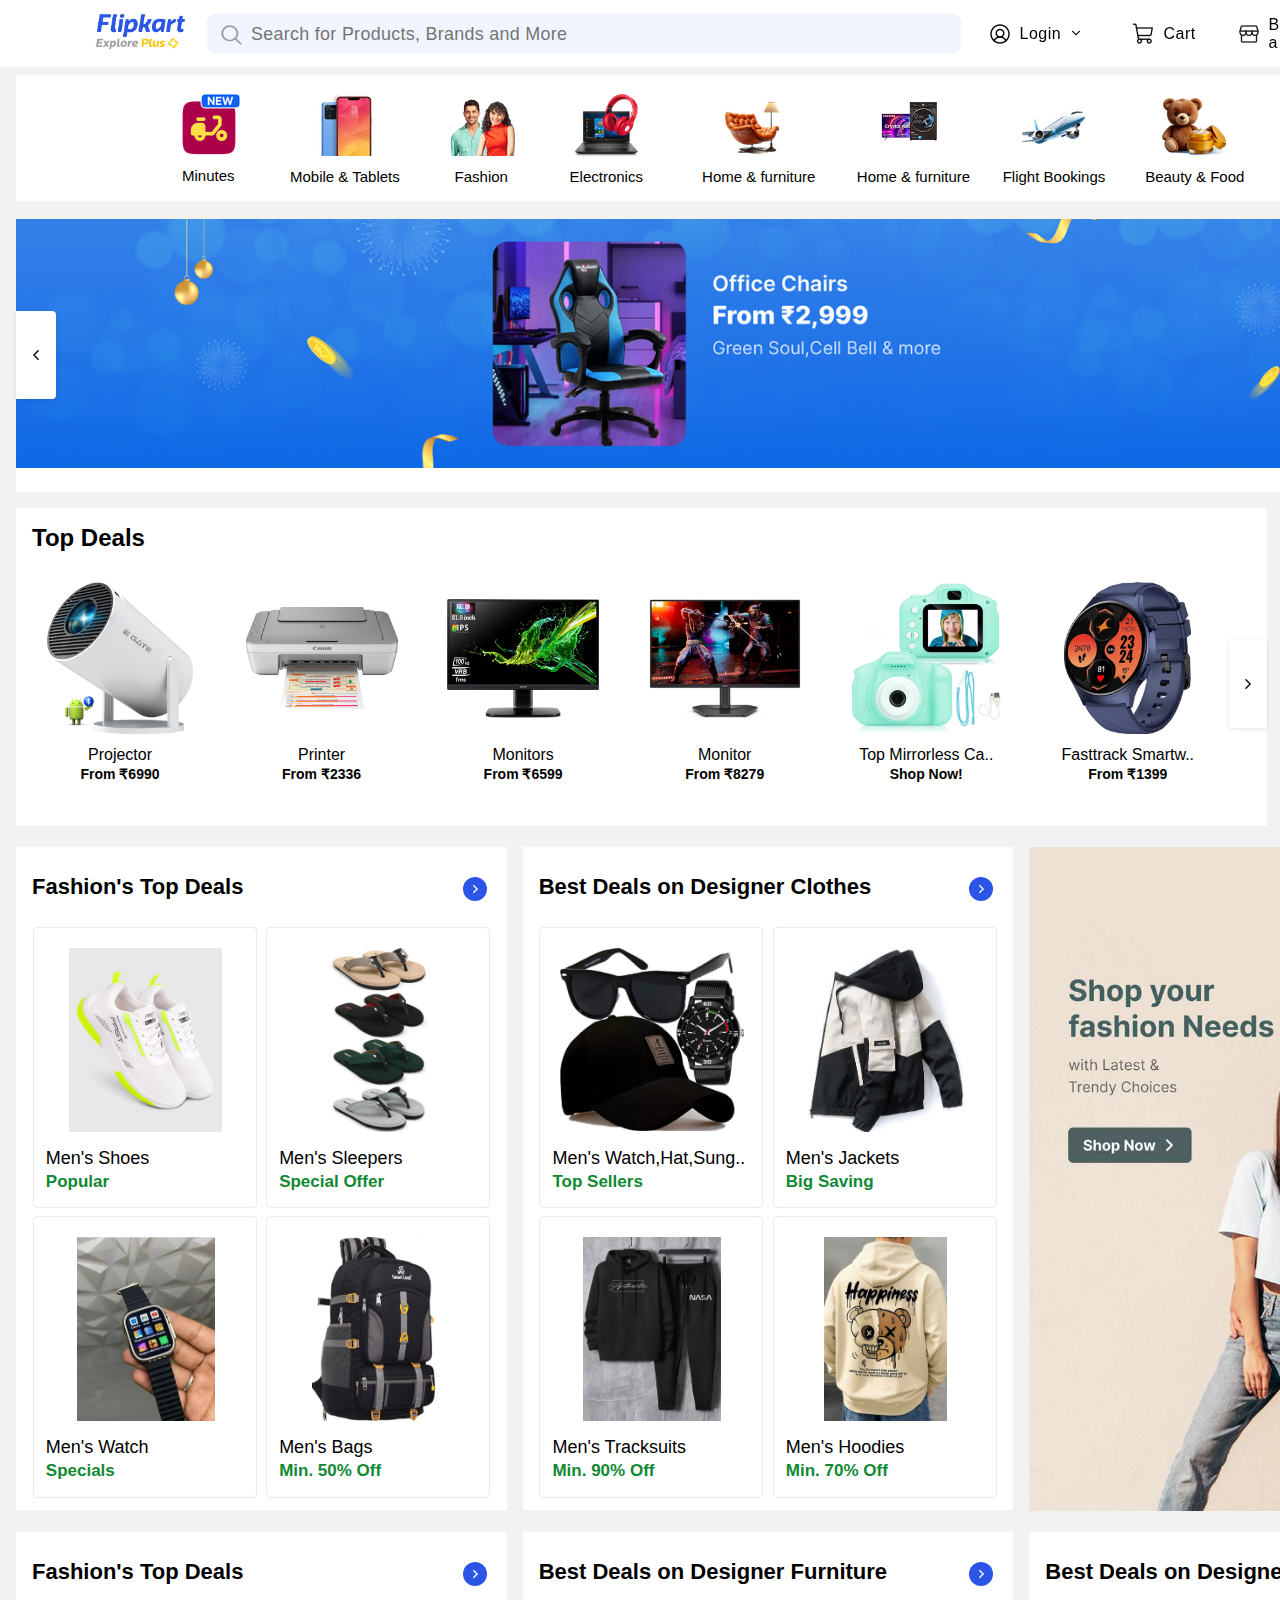
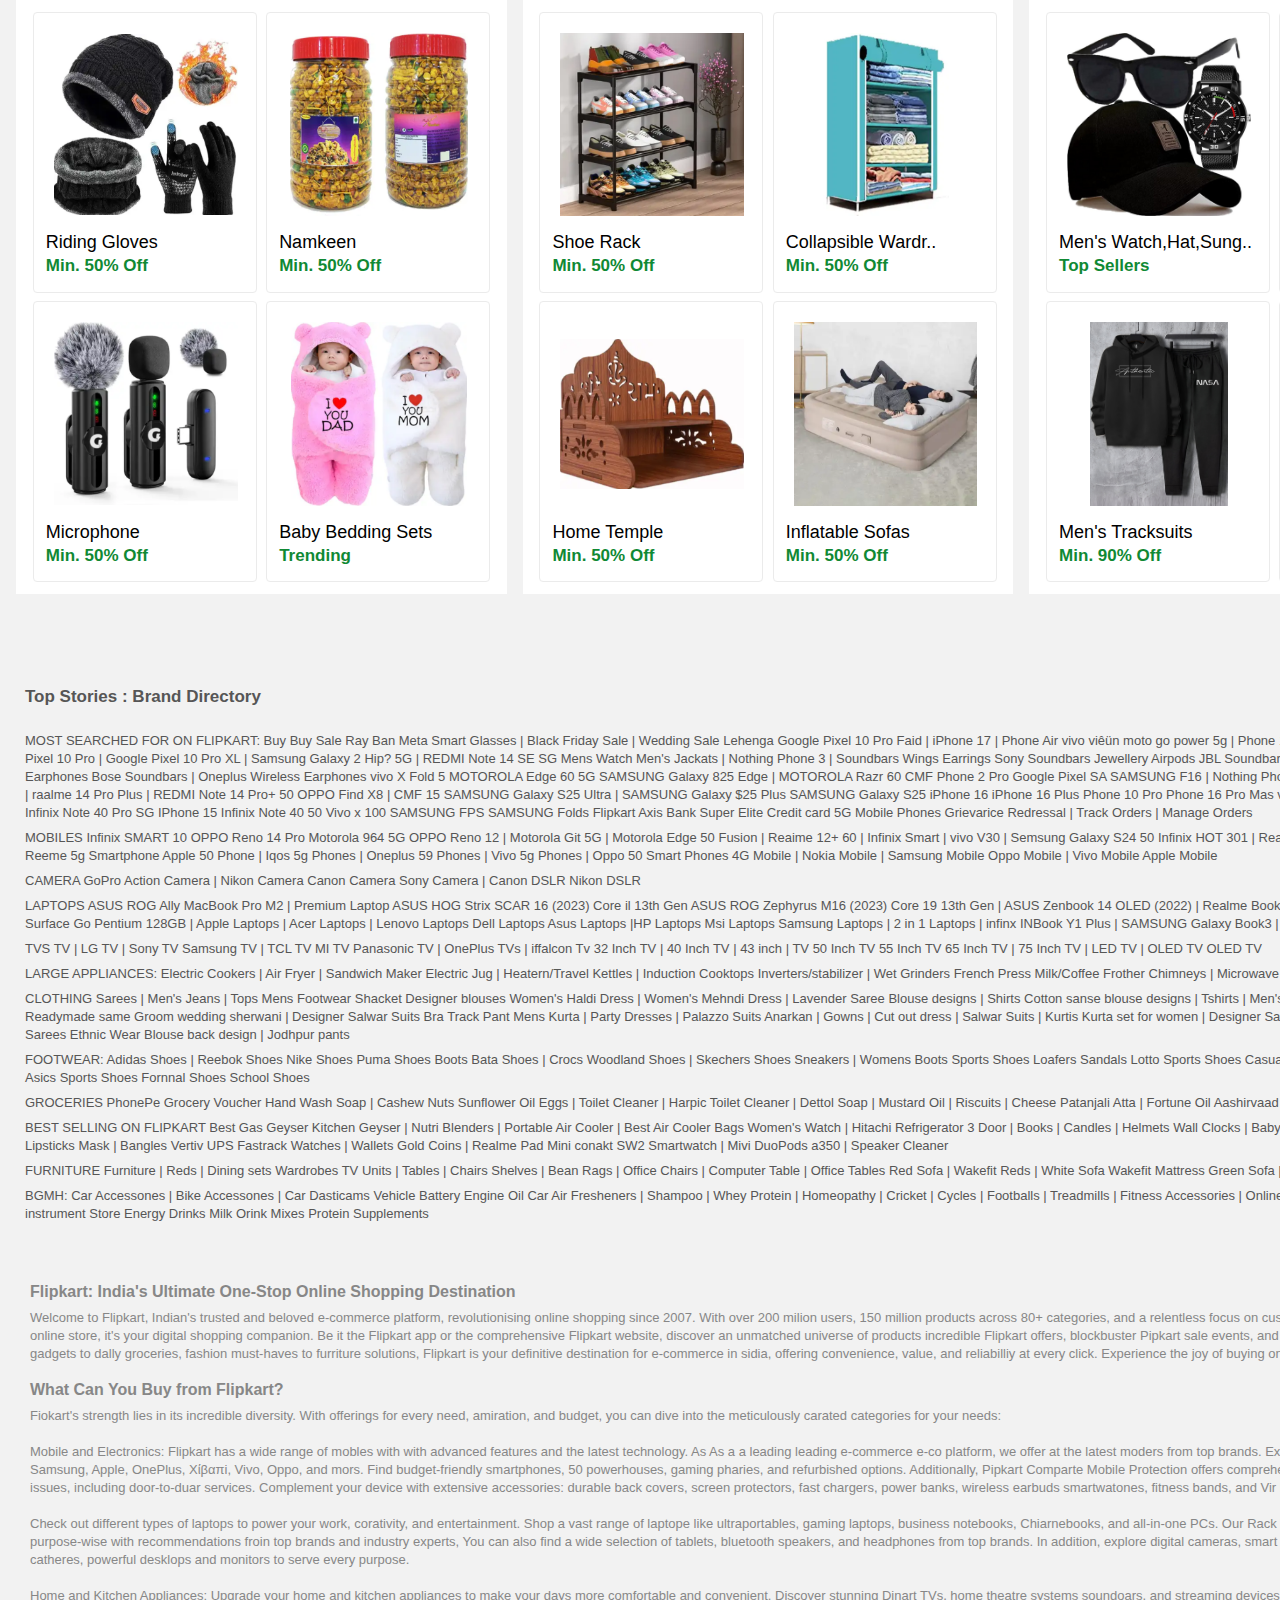
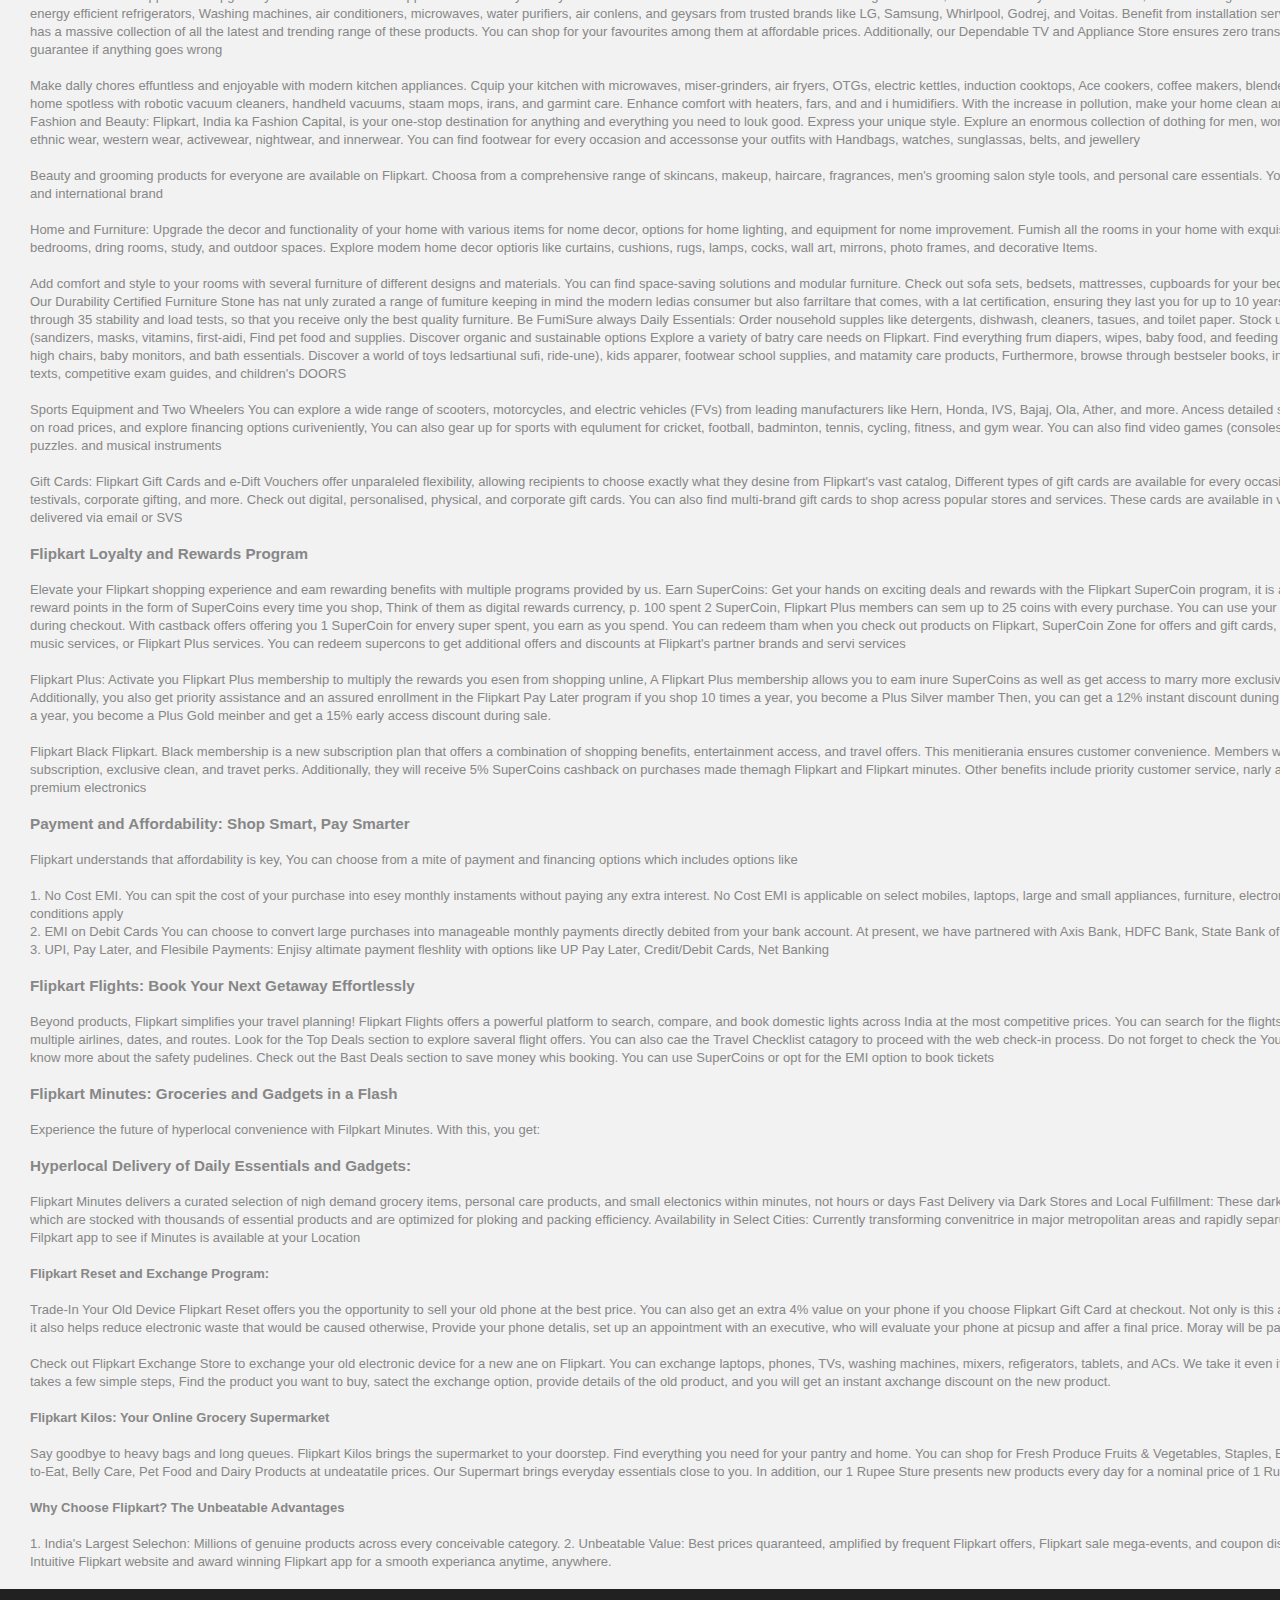
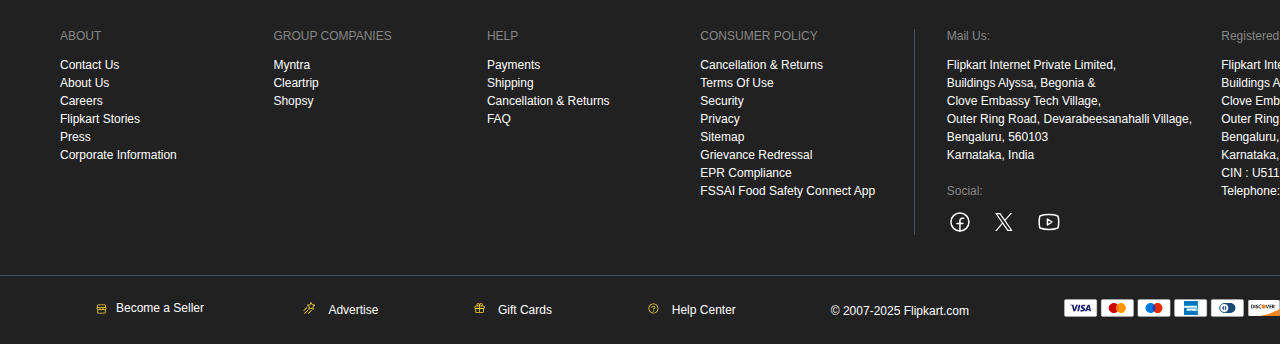
<file: index.html>
<!DOCTYPE html>
<html lang="en">

<head>
    <meta charset="UTF-8">
    <meta name="viewport" content="width=device-width, initial-scale=1.0">
    <title>Online Shopping, India, Books, Store, Flipkart</title>
    <link rel="shortcut icon" href="assets/images/navbar logos/img 7 favicon.png" type="image/x-icon">
    <link rel="stylesheet" href="assets/css/style.css">

</head>

<body>
    <div class="container">
        <header>
            <div class="logo">
                <img id="logo" src="assets/images/navbar logos/img 1 flipkart logo.jpg" alt="">
                <div id="search">
                    <button><img src="assets/images/navbar logos/img 6 search.png" alt=""></button>
                    <input type="text" name="" id="" placeholder="Search for Products, Brands and More">
                </div>
            </div>

            <div class="menubar">
                <div class="profile">
                    <div class="profilechild"><a class="loginpage" href="login.html"><img
                                src="assets/images/navbar logos/img 2 profile.png" alt="">
                            <span>Login</span>
                            <img id="downarrow" src="assets/images/navbar logos/arrow-down-sign-to-navigate.png"
                                alt=""></a>
                    </div>
                </div>
                <div class="cart">
                    <div class="cartbox"><img id="cart" src="assets/images/navbar logos/img 3 cart.png"
                            alt=""><span>Cart</span></div>
                </div>
                <div class="seller">
                    <div class="bas"><img id="selling" src="assets/images/navbar logos/img 4 become a seller.png"
                            alt="">Become a Seller</div>
                </div>
                <div class="dots">
                    <div class="dotsbox">
                        <img id="dot3" src="assets/images/navbar logos/img 5 vertical dots.png" alt="">
                    </div>
                </div>
            </div>
        </header>
    </div>
    <main>
        <section>
            <div class="frow">
                <div class="minutebox">
                    <div class="minutebox2">
                        <div class="minuteboximg">
                            <img src="assets/images/second row images/img 1 minutes.png" alt="">
                        </div>
                        <div class="frowtext"> <span>Minutes</span></div>
                    </div>
                </div>
                <div class="mobilebox">
                    <div class="mobilebox2">
                        <div class="mobileboximg">
                            <img src="assets/images/second row images/img 2 mobiles and tablets.png" alt="">
                        </div>
                        <div class="frowtext2"><span>Mobile & Tablets</div></span>
                    </div>
                </div>
                <div class="fashionbox">
                    <div class="fashionbox2">
                        <div class="fashionboximg">
                            <img src="assets/images/second row images/img 3 fashion.png" alt="">
                        </div>
                        <div class="frowtext3"><span>Fashion</div></span>
                    </div>
                </div>
                <div class="electronicbox">
                    <div class="electronicbox2">
                        <div class="electronicboximg">
                            <img src="assets/images/second row images/img 4 electronics.png" alt="">
                        </div>
                        <div class="frowtext4"><span>Electronics</div></span>
                    </div>
                </div>
                <div class="furniturebox">
                    <div class="furniturebox2">
                        <div class="furnitureboximg">
                            <img src="assets/images/second row images/img 5 home and furniture.png" alt="">
                        </div>
                        <div class="frowtext5"><span>Home & furniture</div></span>
                    </div>
                </div>
                <div class="tvbox">
                    <div class="tvbox2">
                        <div class="tvboximg">
                            <img src="assets/images/second row images/img 6 tv and appliances.png" alt="">
                        </div>
                        <div class="frowtext6"><span>Home & furniture</div></span>
                    </div>
                </div>
                <div class="flightbox">
                    <div class="flightbox2">
                        <div class="flightboximg">
                            <img src="assets/images/second row images/img 7 flight bookings.png" alt="">
                        </div>
                        <div class="frowtext7"><span>Flight Bookings</div></span>
                    </div>
                </div>
                <div class="beautybox">
                    <div class="beautybox2">
                        <div class="beautyboximg">
                            <img src="assets/images/second row images/img 8 beauty and food.png" alt="">
                        </div>
                        <div class="frowtext8"><span>Beauty & Food</div></span>
                    </div>
                </div>
                <div class="grocerybox">
                    <div class="grocerybox2">
                        <div class="groceryboximg">
                            <img src="assets/images/second row images/img 9 grocery.png" alt="">
                        </div>
                        <div class="frowtext9"><span>Grocery</div></span>
                    </div>
                </div>
            </div>
        </section>

        <section class="bannersection">
            <div class="banner">

                <div class="bannerimg">
                    <img src="assets/images/banner images/img 1 banner.png" alt="">
                </div>

                <button class="leftbtn btn">
                    <img src="assets/images/banner images/left arrow.png" alt="">
                </button>

                <button class="rightbtn btn">
                    <img src="assets/images/banner images/right arrow.png" alt="">
                </button>
            </div>
        </section>
        <section>
            <div class="belowbanner">

            </div>

        </section>
        <div class="thirdrow">
            <div class="thirdrow1">
                <section>
                    <div class="topdeals">
                        <div class="topdealstxt1">
                            <h2>Top Deals</h2>
                        </div>

                    </div>
                </section>
                <section class="thirdsection">
                    <div class="containertopdeals">
                        <!-- projector -->
                        <div class="projectorbox">
                            <div class="projectorboximg">
                                <div class="imgBox">
                                    <img src="assets/images/third row images/img 1 projector.png" alt="">
                                </div>
                                <div class="topdealstext1">
                                    <div class="txt1">Projector
                                    </div>
                                    <div class="txt2">
                                        From ₹6990
                                    </div>
                                </div>
                            </div>

                        </div>
                        <!-- speaker -->
                        <div class="projectorbox">
                            <div class="projectorboximg">
                                <div class="imgBox">
                                    <img src="assets/images/third row images/img 2 printer.png" alt="">
                                </div>
                                <div class="topdealstext1">
                                    <div class="txt1">Printer
                                    </div>
                                    <div class="txt2">
                                        From ₹2336
                                    </div>
                                </div>
                            </div>

                        </div>
                        <!-- Monitors -->
                        <div class="projectorbox">
                            <div class="projectorboximg">
                                <div class="imgBox">
                                    <img src="assets/images/third row images/img 3 monitors.png" alt="">
                                </div>
                                <div class="topdealstext1">
                                    <div class="txt1">Monitors
                                    </div>
                                    <div class="txt2">
                                        From ₹6599
                                    </div>
                                </div>
                            </div>

                        </div>
                        <!-- Monitor -->
                        <div class="projectorbox">
                            <div class="projectorboximg">
                                <div class="imgBox">
                                    <img src="assets/images/third row images/img 4 monitors.png" alt="">
                                </div>
                                <div class="topdealstext1">
                                    <div class="txt1">Monitor
                                    </div>
                                    <div class="txt2">
                                        From ₹8279
                                    </div>
                                </div>
                            </div>

                        </div>
                        <!-- mirrorless -->
                        <div class="projectorbox">
                            <div class="projectorboximg">
                                <div class="imgBox">
                                    <img src="assets/images/third row images/img 5 top mirrorless camera.png" alt="">
                                </div>
                                <div class="topdealstext1">
                                    <div class="txt1">Top Mirrorless Ca..
                                    </div>
                                    <div class="txt2">
                                        Shop Now!
                                    </div>
                                </div>
                            </div>
                        </div>
                        <!-- smartwatch -->
                        <div class="projectorbox">
                            <div class="projectorboximg">
                                <div class="imgBox">
                                    <img src="assets/images/third row images/img 6 fasttrack smartwatch.png" alt="">
                                </div>
                                <div class="topdealstext1">
                                    <div class="txt1">Fasttrack Smartw..
                                    </div>
                                    <div class="txt2">
                                        From ₹1399
                                    </div>
                                </div>
                            </div>

                        </div>
                        <button class="rightbtn2 btn2">
                            <img src="assets/images/banner images/right arrow.png" alt="">
                        </button>
                    </div>

                </section>
            </div>
            <div class="thirdrowimg">
                <img src="assets/images/third row images/img 7 flight.png" alt="">
            </div>
        </div>
        <div class="fourthrow">
            <!-- first box -->
            <div class="fourthrow1">
                <div class="fthrowtopdeals">
                    <div class="row4thtxt1">
                        Fashion's Top Deals
                    </div>
                    <div class="bluearrow"><img src="assets/images/banner images/angle-right-solid-full (1).png" alt="">
                    </div>
                </div>
                <div class="row4thcontents">
                    <div class="row4thinside">
                        <div class="row4thinsidechild">
                            <div class="row4thinsidechild1">
                                <div class="row4thimgbox"><img src="assets/images/fourth row images/img 1 shoes.png"
                                        alt=""></div>
                                <div class="row4thboxtxt">
                                    <div class="row4thboxtxt1">Men's Shoes</div>
                                    <div class="row4thboxtxt2">Popular</div>
                                </div>
                            </div>
                        </div>
                    </div>
                    <div class="row4thinside">
                        <div class="row4thinsidechild">
                            <div class="row4thinsidechild1">
                                <div class="row4thimgbox"><img src="assets/images/fourth row images/img 2 sleepers.png"
                                        alt=""></div>
                                <div class="row4thboxtxt">
                                    <div class="row4thboxtxt1">Men's Sleepers</div>
                                    <div class="row4thboxtxt2">Special Offer</div>
                                </div>
                            </div>
                        </div>
                    </div>
                    <div class="row4thinside">
                        <div class="row4thinsidechild">
                            <div class="row4thinsidechild1">
                                <div class="row4thimgbox"><img src="assets/images/fourth row images/img 3 watch.png"
                                        alt=""></div>
                                <div class="row4thboxtxt">
                                    <div class="row4thboxtxt1">Men's Watch</div>
                                    <div class="row4thboxtxt2">Specials</div>
                                </div>
                            </div>
                        </div>
                    </div>
                    <div class="row4thinside">
                        <div class="row4thinsidechild">
                            <div class="row4thinsidechild1">
                                <div class="row4thimgbox"><img src="assets/images/fourth row images/img 4 bag.png"
                                        alt=""></div>
                                <div class="row4thboxtxt">
                                    <div class="row4thboxtxt1">Men's Bags</div>
                                    <div class="row4thboxtxt2">Min. 50% Off</div>
                                </div>
                            </div>
                        </div>
                    </div>
                </div>
            </div>
            <!-- second box -->
            <div class="fourthrow1">
                <div class="fthrowtopdeals">
                    <div class="row4thtxt1">
                        Best Deals on Designer Clothes
                    </div>
                    <div class="bluearrow"><img src="assets/images/banner images/angle-right-solid-full (1).png" alt="">
                    </div>
                </div>
                <div class="row4thcontents">
                    <div class="row4thinside">
                        <div class="row4thinsidechild">
                            <div class="row4thinsidechild1">
                                <div class="row4thimgbox"><img
                                        src="assets/images/fourth row images/img 5 watch hat sunglasses.png" alt="">
                                </div>
                                <div class="row4thboxtxt">
                                    <div class="row4thboxtxt1">Men's Watch,Hat,Sung..</div>
                                    <div class="row4thboxtxt2">Top Sellers</div>
                                </div>
                            </div>
                        </div>
                    </div>
                    <div class="row4thinside">
                        <div class="row4thinsidechild">
                            <div class="row4thinsidechild1">
                                <div class="row4thimgbox"><img src="assets/images/fourth row images/img 6 jackets.jpeg"
                                        alt=""></div>
                                <div class="row4thboxtxt">
                                    <div class="row4thboxtxt1">Men's Jackets</div>
                                    <div class="row4thboxtxt2">Big
                                        Saving
                                    </div>
                                </div>
                            </div>
                        </div>
                    </div>
                    <div class="row4thinside">
                        <div class="row4thinsidechild">
                            <div class="row4thinsidechild1">
                                <div class="row4thimgbox"><img
                                        src="assets/images/fourth row images/img 7 tracksuits.png" alt=""></div>
                                <div class="row4thboxtxt">
                                    <div class="row4thboxtxt1">Men's Tracksuits</div>
                                    <div class="row4thboxtxt2">Min. 90% Off</div>
                                </div>
                            </div>
                        </div>
                    </div>
                    <div class="row4thinside">
                        <div class="row4thinsidechild">
                            <div class="row4thinsidechild1">
                                <div class="row4thimgbox"><img src="assets/images/fourth row images/img 8 hoddies.jpeg"
                                        alt=""></div>
                                <div class="row4thboxtxt">
                                    <div class="row4thboxtxt1">Men's Hoodies</div>
                                    <div class="row4thboxtxt2">Min. 70% Off</div>
                                </div>
                            </div>
                        </div>
                    </div>
                </div>
            </div>
            <div class="fourthrow3 ">
                <img src="assets/images/fourth row images/img 9 fashion poster.jpg" alt="">
            </div>
        </div>
        <!-- fifth row -->
        <div class="fourthrow">
            <!-- first box -->
            <div class="fourthrow1">
                <div class="fthrowtopdeals">
                    <div class="row4thtxt1">
                        Fashion's Top Deals
                    </div>
                    <div class="bluearrow"><img src="assets/images/banner images/angle-right-solid-full (1).png" alt="">
                    </div>
                </div>
                <div class="row4thcontents">
                    <div class="row4thinside">
                        <div class="row4thinsidechild">
                            <div class="row4thinsidechild1">
                                <div class="row4thimgbox"><img
                                        src="assets/images/fifth row images/img 1 riding gloves.png" alt=""></div>
                                <div class="row4thboxtxt">
                                    <div class="row4thboxtxt1">Riding Gloves</div>
                                    <div class="row4thboxtxt2">Min. 50% Off</div>
                                </div>
                            </div>
                        </div>
                    </div>
                    <div class="row4thinside">
                        <div class="row4thinsidechild">
                            <div class="row4thinsidechild1">
                                <div class="row4thimgbox"><img src="assets/images/fifth row images/img 2 namkeen.png"
                                        alt=""></div>
                                <div class="row4thboxtxt">
                                    <div class="row4thboxtxt1">Namkeen</div>
                                    <div class="row4thboxtxt2">Min. 50% Off</div>
                                </div>
                            </div>
                        </div>
                    </div>
                    <div class="row4thinside">
                        <div class="row4thinsidechild">
                            <div class="row4thinsidechild1">
                                <div class="row4thimgbox"><img src="assets/images/fifth row images/img 3 yt mic.png ">
                                </div>
                                <div class="row4thboxtxt">
                                    <div class="row4thboxtxt1">Microphone</div>
                                    <div class="row4thboxtxt2">Min. 50% Off</div>
                                </div>
                            </div>
                        </div>
                    </div>
                    <div class="row4thinside">
                        <div class="row4thinsidechild">
                            <div class="row4thinsidechild1">
                                <div class="row4thimgbox"><img
                                        src="assets/images/fifth row images/img 4 bby blanket.png" alt=""></div>
                                <div class="row4thboxtxt">
                                    <div class="row4thboxtxt1">Baby Bedding Sets</div>
                                    <div class="row4thboxtxt2">Trending</div>
                                </div>
                            </div>
                        </div>
                    </div>
                </div>
            </div>
            <!-- second box -->
            <div class="fourthrow1">
                <div class="fthrowtopdeals">
                    <div class="row4thtxt1">
                        Best Deals on Designer Furniture
                    </div>
                    <div class="bluearrow"><img src="assets/images/banner images/angle-right-solid-full (1).png" alt="">
                    </div>
                </div>
                <div class="row4thcontents">
                    <div class="row4thinside">
                        <div class="row4thinsidechild">
                            <div class="row4thinsidechild1">
                                <div class="row4thimgbox"><img src="assets/images/fifth row images/img 5 shoe rack.png">
                                </div>
                                <div class="row4thboxtxt">
                                    <div class="row4thboxtxt1">Shoe Rack</div>
                                    <div class="row4thboxtxt2">Min. 50% Off</div>
                                </div>
                            </div>
                        </div>
                    </div>
                    <div class="row4thinside">
                        <div class="row4thinsidechild">
                            <div class="row4thinsidechild1">
                                <div class="row4thimgbox"><img
                                        src="assets/images/fifth row images/img 6 cloth almirah.png" alt=""></div>
                                <div class="row4thboxtxt">
                                    <div class="row4thboxtxt1">Collapsible Wardr..</div>
                                    <div class="row4thboxtxt2">Min. 50% Off
                                    </div>
                                </div>
                            </div>
                        </div>
                    </div>
                    <div class="row4thinside">
                        <div class="row4thinsidechild">
                            <div class="row4thinsidechild1">
                                <div class="row4thimgbox"><img
                                        src="assets/images/fifth row images/img 7 wooden temple.png"></div>
                                <div class="row4thboxtxt">
                                    <div class="row4thboxtxt1">Home Temple
                                    </div>
                                    <div class="row4thboxtxt2">Min. 50% Off</div>
                                </div>
                            </div>
                        </div>
                    </div>
                    <div class="row4thinside">
                        <div class="row4thinsidechild">
                            <div class="row4thinsidechild1">
                                <div class="row4thimgbox"><img src="assets/images/fifth row images/img 8 mattress.png">
                                </div>
                                <div class="row4thboxtxt">
                                    <div class="row4thboxtxt1">Inflatable Sofas</div>
                                    <div class="row4thboxtxt2">Min. 50% Off</div>
                                </div>
                            </div>
                        </div>
                    </div>
                </div>
            </div>
            <div class="fourthrow1">
                <div class="fthrowtopdeals">
                    <div class="row4thtxt1">
                        Best Deals on Designer Jackets
                    </div>
                    <div class="bluearrow"><img src="assets/images/banner images/angle-right-solid-full (1).png" alt="">
                    </div>
                </div>
                <div class="row4thcontents">
                    <div class="row4thinside">
                        <div class="row4thinsidechild">
                            <div class="row4thinsidechild1">
                                <div class="row4thimgbox"><img
                                        src="assets/images/fourth row images/img 5 watch hat sunglasses.png" alt="">
                                </div>
                                <div class="row4thboxtxt">
                                    <div class="row4thboxtxt1">Men's Watch,Hat,Sung..</div>
                                    <div class="row4thboxtxt2">Top Sellers</div>
                                </div>
                            </div>
                        </div>
                    </div>
                    <div class="row4thinside">
                        <div class="row4thinsidechild">
                            <div class="row4thinsidechild1">
                                <div class="row4thimgbox"><img src="assets/images/fourth row images/img 6 jackets.jpeg"
                                        alt=""></div>
                                <div class="row4thboxtxt">
                                    <div class="row4thboxtxt1">Men's Jackets</div>
                                    <div class="row4thboxtxt2">Big
                                        Saving
                                    </div>
                                </div>
                            </div>
                        </div>
                    </div>
                    <div class="row4thinside">
                        <div class="row4thinsidechild">
                            <div class="row4thinsidechild1">
                                <div class="row4thimgbox"><img
                                        src="assets/images/fourth row images/img 7 tracksuits.png" alt=""></div>
                                <div class="row4thboxtxt">
                                    <div class="row4thboxtxt1">Men's Tracksuits</div>
                                    <div class="row4thboxtxt2">Min. 90% Off</div>
                                </div>
                            </div>
                        </div>
                    </div>
                    <div class="row4thinside">
                        <div class="row4thinsidechild">
                            <div class="row4thinsidechild1">
                                <div class="row4thimgbox"><img src="assets/images/fourth row images/img 8 hoddies.jpeg"
                                        alt=""></div>
                                <div class="row4thboxtxt">
                                    <div class="row4thboxtxt1">Men's Hoodies</div>
                                    <div class="row4thboxtxt2">Min. 70% Off</div>
                                </div>
                            </div>
                        </div>
                    </div>
                </div>
            </div>
        </div>
        <!-- footer section -->
        <footer>
            <section class="firstsectionfooter">
                <div class="content1st">Top Stories : Brand Directory</div>
                <div class="content2nd">MOST SEARCHED FOR ON FLIPKART: Buy Buy Sale Ray Ban Meta Smart Glasses | Black
                    Friday Sale | Wedding Sale Lehenga Google Pixel 10 Pro Faid | iPhone 17 | Phone Air vivo viêün moto
                    go power 5g | Phone 17 Pro Max | Google Pixel
                    10 Google Pixel 10 Pro | Google Pixel 10 Pro XL | Samsung Galaxy 2 Hip? 5G | REDMI Note 14 SE SG
                    Mens Watch Men's Jackats | Nothing Phone 3 | Soundbars Wings Earrings Sony Soundbars Jewellery
                    Airpods JBL Soundbars Urbn Power Banks Boult Wireless Earphones Bose Soundbars | Oneplus Wireless
                    Earphones vivo X Fold 5 MOTOROLA Edge 60 5G SAMSUNG Galaxy 825 Edge | MOTOROLA Razr 60 CMF Phone 2
                    Pro Google Pixel SA SAMSUNG F16 | Nothing Phone 3a | iPhone Reno13 Pro | POCO X7 | raalme 14 Pro
                    Plus | REDMI Note 14 Pro+ 50 OPPO Find X8 | CMF
                    15 SAMSUNG Galaxy S25 Ultra | SAMSUNG Galaxy $25 Plus SAMSUNG Galaxy S25 iPhone 16 iPhone 16 Plus
                    Phone 10 Pro Phone 16 Pro Mas vivo V50 | OPPO by Nothing Phone 1 Infinix Note 40 Pro SG IPhone 15
                    Infinix Note 40 50 Vivo x 100 SAMSUNG FPS SAMSUNG Folds Flipkart Axis Bank Super Elite Credit card
                    5G Mobile Phones Grievarice Redressal | Track Orders | Manage Orders</div>
                <div class="content3rd">MOBILES Infinix SMART 10 OPPO Reno 14 Pro Motorola 964 5G OPPO Reno 12 |
                    Motorola Git 5G | Motorola Edge 50 Fusion | Reaime 12+ 60 | Infinix Smart | vivo V30 | Semsung
                    Galaxy S24 50 Infinix HOT 301 | Realme 10 Pro 5G | Motorola lig
                    Phone Reeme 5g Smartphone Apple 50 Phone | Iqos 5g Phones | Oneplus 59 Phones | Vivo 5g Phones |
                    Oppo 50 Smart Phones 4G Mobile | Nokia Mobile | Samsung Mobile Oppo Mobile | Vivo Mobile Apple
                    Mobile</div>
                <div class="content4th">CAMERA GoPro Action Camera | Nikon Camera Canon Camera Sony Camera | Canon DSLR
                    Nikon DSLR</div>
                <div class="content3rd">LAPTOPS ASUS ROG Ally MacBook Pro M2 | Premium Laptop ASUS HOG Strix SCAR 16
                    (2023) Core il 13th Gen ASUS ROG Zephyrus M16 (2023) Core 19 13th Gen | ASUS Zenbook 14 OLED (2022)
                    | Realme Book Prime Core i5 11th Gen | Microsoft Surface Go Pentium 128GB | Apple Laptops | Acer
                    Laptops | Lenovo Laptops Dell Laptops Asus Laptops |HP Laptops Msi Laptops Samsung Laptops | 2 in 1
                    Laptops | infinx INBook Y1 Plus | SAMSUNG Galaxy Book3 | 12th Gen Intel Core Laptops</div>
                <div class="content4th">TVS TV | LG TV | Sony TV Samsung TV | TCL TV MI TV Panasonic TV | OnePlus TVs |
                    iffalcon Tv 32 Inch TV | 40 Inch TV | 43 inch | TV 50 Inch TV 55 Inch TV 65 Inch TV | 75 Inch TV |
                    LED TV | OLED TV OLED TV</div>
                <div class="content4th">LARGE APPLIANCES: Electric Cookers | Air Fryer | Sandwich Maker Electric Jug |
                    Heatern/Travel Kettles | Induction Cooktops Inverters/stabilizer | Wet Grinders French Press
                    Milk/Coffee Frother Chimneys | Microwave Ovens Vacuum Cleaners Fan</div>
                <div class="content6th">CLOTHING Sarees | Men's Jeans | Tops Mens Footwear Shacket Designer blouses
                    Women's Haldi Dress | Women's Mehndi Dress | Lavender Saree Blouse designs | Shirts Cotton sanse
                    blouse designs | Tshirts | Men's Blazer | Dresses | One pieces Readymade same Groom wedding sherwani
                    | Designer Salwar Suits Bra Track Pant Mens Kurta | Party Dresses | Palazzo Suits Anarkan | Gowns |
                    Cut out dress | Salwar Suits | Kurtis Kurta set for women | Designer
                    Sarees Leggings Shorts | Georgette Sarees Ethnic Wear Blouse back design | Jodhpur pants</div>
                <div class="content3rd">FOOTWEAR: Adidas Shoes | Reebok Shoes Nike Shoes Puma Shoes Boots Bata Shoes |
                    Crocs Woodland Shoes | Skechers Shoes Sneakers | Womens Boots Sports Shoes Loafers Sandals Lotto
                    Sports Shoes Casual Shoes Womens Skechers
                    Shoes Asics Sports Shoes Fornnal Shoes School Shoes</div>
                <div class="content4th">GROCERIES PhonePe Grocery Voucher Hand Wash Soap | Cashew Nuts Sunflower Oil
                    Eggs | Toilet Cleaner | Harpic Toilet Cleaner | Dettol Soap | Mustard Oil | Riscuits | Cheese
                    Patanjali Atta | Fortune Oil Aashirvaad Atta | Tea </div>
                <div class="content3rd">BEST SELLING ON FLIPKART Best Gas Geyser Kitchen Geyser | Nutri Blenders |
                    Portable Air Cooler | Best Air Cooler Bags Women's Watch | Hitachi Refrigerator 3 Door | Books |
                    Candles | Helmets Wall Clocks | Baby Food | Chocolates Calculatoes Lipsticks Mask | Bangles Vertiv
                    UPS Fastrack Watches | Wallets Gold Coins | Realme Pad Mini conakt SW2 Smartwatch | Mivi DuoPods
                    a350 | Speaker Cleaner</div>
                <div class="content4th">FURNITURE Furniture | Reds | Dining sets Wardrobes TV Units | Tables | Chairs
                    Shelves | Bean Rags | Office Chairs | Computer Table | Office Tables Red Sofa | Wakefit Reds | White
                    Sofa Wakefit Mattress Green Sofa | Black Sofa | Brown Sofa</div>
                <div class="content3rd">BGMH: Car Accessones | Bike Accessones | Car Dasticams Vehicle Battery Engine
                    Oil Car Air Fresheners | Shampoo | Whey Protein | Homeopathy | Cricket | Cycles | Footballs |
                    Treadmills | Fitness Accessories | Online Guitar | Books Store | Musical
                    instrument Store Energy Drinks Milk Orink Mixes Protein Supplements</div>
            </section>
            <section class="secondsectionfooter">
                <h1>Flipkart: India's Ultimate One-Stop Online Shopping Destination</h1>
                Welcome to Flipkart, Indian's trusted and beloved e-commerce platform, revolutionising online shopping
                since 2007. With over 200 milion users, 150 million products across 80+ categories, and a relentless
                focus on customer satisfaction, Flipkart isn't just an online store, it's your digital shopping
                companion. Be it the Flipkart app or the comprehensive Flipkart website, discover an unmatched universe
                of products incredible Flipkart offers, blockbuster Pipkart sale events, and seamless service. From the
                latest gadgets to dally groceries, fashion must-haves to furriture solutions, Flipkart is your
                definitive destination for e-commerce in sidia, offering convenience, value, and reliabilliy at every
                click. Experience the joy of buying online with india's homegrown leadert
                <br><br>
                <h1>What Can You Buy from Flipkart?</h1>
                Fiokart's strength lies in its incredible diversity. With offerings for every need, amiration, and
                budget, you can dive into the meticulously carated categories for your needs:
                <br><br>
                Mobile and Electronics: Flipkart has a wide range of mobles with with advanced features and the latest
                technology. As As a a leading leading e-commerce e-co platform, we offer at the latest moders from top
                brands. Explore the newest flagships from Samsung, Apple, OnePlus, Χίβαπi, Vivo, Oppo, and mors. Find
                budget-friendly smartphones, 50 powerhouses, gaming pharies, and refurbished options. Additionally,
                Pipkart Comparte Mobile Protection offers comprehensive coverage for post-purchase issues, including
                door-to-duar services. Complement your device with extensive accessories: durable back covers, screen
                protectors, fast chargers, power banks, wireless earbuds smartwatones, fitness bands, and Vir headsets.
                <br><br>
                Check out different types of laptops to power your work, corativity, and entertainment. Shop a vast
                range of laptope like ultraportables, gaming laptops, business notebooks, Chiarnebooks, and all-in-one
                PCs. Our Rack To College Storm angragatas laptope purpose-wise with recommendations froin top brands and
                industry experts, You can also find a wide selection of tablets, bluetooth speakers, and headphones from
                top brands. In addition, explore digital cameras, smart home devices, primers, security catheres,
                powerful desklops and monitors to serve every purpose. <br><br>
                Home and Kitchen Appliances: Upgrade your home and kitchen appliances to make your days more comfortable
                and convenient. Discover stunning Dinart TVs, home theatre systems soundoars, and streaming devices.
                Invest in essential large appliances energy efficient refrigerators, Washing machines, air conditioners,
                microwaves, water purifiers, air conlens, and geysars from trusted brands like LG, Samsung, Whirlpool,
                Godrej, and Voitas. Benefit from installation services and extended warranties. Flipkart has a massive
                collection of all the latest and trending range of these products. You can shop for your favourites
                among them at affordable prices. Additionally, our Dependable TV and Appliance Store ensures zero
                transit damage, with a replacement guarantee if anything goes wrong <br><br>
                Make dally chores effuntless and enjoyable with modern kitchen appliances. Cquip your kitchen with
                microwaves, miser-grinders, air fryers, OTGs, electric kettles, induction cooktops, Ace cookers, coffee
                makers, blenders, and sandwich makers. Keep your home spotless with robotic vacuum cleaners, handheld
                vacuums, staam mops, irans, and garmint care. Enhance comfort with heaters, fars, and and i humidifiers.
                With the increase in pollution, make your home clean and hygienic with with air purifiers.
                Fashion and Beauty: Flipkart, India ka Fashion Capital, is your one-stop destination for anything and
                everything you need to louk good. Express your unique style. Explure an enormous collection of dothing
                for men, women, and kids. You can chouse from ethnic wear, western wear, activewear, nightwear, and
                innerwear. You can find footwear for every occasion and accessonse your outfits with Handbags, watches,
                sunglassas, belts, and jewellery <br><br>
                Beauty and grooming products for everyone are available on Flipkart. Choosa from a comprehensive range
                of skincans, makeup, haircare, fragrances, men's grooming salon style tools, and personal care
                essentials. You can chonse offerings from top bidian and international brand <br><br>
                Home and Furniture: Upgrade the decor and functionality of your home with various items for nome decor,
                options for home lighting, and equipment for nome improvement. Fumish all the rooms in your home with
                exquisite offerings available for living noms, bedrooms, dring rooms, study, and outdoor spaces. Explore
                modem home decor optioris like curtains, cushions, rugs, lamps, cocks, wall art, mirrons, photo frames,
                and decorative Items.
                <br><br>
                Add comfort and style to your rooms with several furniture of different designs and materials. You can
                find space-saving solutions and modular furniture. Check out sofa sets, bedsets, mattresses, cupboards
                for your bedroom, living room, and office spaces. Our Durability Certified Furniture Stone has nat unly
                zurated a range of fumiture keeping in mind the modern ledias consumer but also farriltare that comes,
                with a lat certification, ensuring they last you for up to 10 years. Moreover, all nur fumiture has gone
                through 35 stability and load tests, so that you receive only the best quality furniture. Be FumiSure
                always
                Daily Essentials: Order nousehold supples like detergents, dishwash, cleaners, tasues, and toilet paper.
                Stock up on hearth and hygiene products (sandizers, masks, vitamins, first-aidi, Find pet food and
                supplies. Discover organic and sustainable options Explore a variety of batry care needs on Flipkart.
                Find everything frum diapers, wipes, baby food, and feeding bottles tu atruliers, car seats, cribs, high
                chairs, baby monitors, and bath essentials. Discover a world of toys ledsartiunal sufi, ride-une), kids
                apparer, footwear school supplies, and matamity care products, Furthermore, browse through bestseler
                books, including fiction, non fiction, academic texts, competitive exam guides, and children's DOORS
                <br><br>
                Sports Equipment and Two Wheelers You can explore a wide range of scooters, motorcycles, and electric
                vehicles (FVs) from leading manufacturers like Hern, Honda, IVS, Bajaj, Ola, Ather, and more. Ancess
                detailed specifications, compare models, check on road prices, and explore financing options
                curiveniently, You can also gear up for sports with equlument for cricket, football, badminton, tennis,
                cycling, fitness, and gym wear. You can also find video games (consoles titles, accessories), board
                games, puzzles. and musical instruments <br><br>
                Gift Cards: Flipkart Gift Cards and e-Dift Vouchers offer unparaleled flexibility, allowing recipients
                to choose exactly what they desine from Flipkart's vast catalog, Different types of gift cards are
                available for every occasion: birthdays, anniversaries, weddings, testivals, corporate gifting, and
                more. Check out digital, personalised, physical, and corporate gift cards. You can also find multi-brand
                gift cards to shop acress popular stores and services. These cards are available in various
                denominations, instantly delivered via email or SVS <br><br>
                <h3>Flipkart Loyalty and Rewards Program </h3><br>
                Elevate your Flipkart shopping experience and eam rewarding benefits with multiple programs provided by
                us.
                Earn SuperCoins: Get your hands on exciting deals and rewards with the Flipkart SuperCoin program, it is
                a Flipkart loyalty program that offers reward points in the form of SuperCoins every time you shop,
                Think of them as digital rewards currency, p. 100 spent 2 SuperCoin, Flipkart Plus members can sem up to
                25 coins with every purchase. You can use your accumulated Super Coins like cash during checkout. With
                castback offers offering you 1 SuperCoin for envery super spent, you earn as you spend. You can redeem
                tham when you check out products on Flipkart, SuperCoin Zone for offers and gift cards, subscriptions to
                access CTT platforms, music services, or Flipkart Plus services. You can redeem supercons to get
                additional offers and discounts at Flipkart's partner brands and servi services <br><br>
                Flipkart Plus: Activate you Flipkart Plus membership to multiply the rewards you esen from shopping
                unline, A Flipkart Plus membership allows you to eam inure SuperCoins as well as get access to marry
                more exclusive deals and offers before anyone else. Additionally, you also get priority assistance and
                an assured enrollment in the Flipkart Pay Later program if you shop 10 times a year, you become a Plus
                Silver mamber Then, you can get a 12% instant discount duning eary sale access. if you shop 20 times a
                year, you become a Plus Gold meinber and get a 15% early access discount during sale. <br><br>
                Flipkart Black Flipkart. Black membership is a new subscription plan that offers a combination of
                shopping benefits, entertainment access, and travel offers. This menitierania ensures customer
                convenience. Members will also get a free YouTube Prentium subscription, exclusive clean, and travet
                perks. Additionally, they will receive 5% SuperCoins cashback on purchases made themagh Flipkart and
                Flipkart minutes. Other benefits include priority customer service, narly access to sales, and exclusive
                offers on premium electronics <br><br>
                <h3>Payment and Affordability: Shop Smart, Pay Smarter</h3><br>
                Flipkart understands that affordability is key, You can choose from a mite of payment and financing
                options which includes options like <br><br>
                1. No Cost EMI. You can spit the cost of your purchase into esey monthly instaments without paying any
                extra interest. No Cost EMI is applicable on select mobiles, laptops, large and small appliances,
                furniture, electronics, and watches. Terms and conditions apply <br>
                2. EMI on Debit Cards You can choose to convert large purchases into manageable monthly payments
                directly debited from your bank account. At present, we have partnered with Axis Bank, HDFC Bank, State
                Bank of India and ICICI Bank for this facility. <br> 3. UPI, Pay Later, and Flesibile Payments: Enjisy
                altimate payment fleshlity with options like UP Pay Later, Credit/Debit Cards, Net Banking
                <br><br>
                <h3>Flipkart Flights: Book Your Next Getaway Effortlessly</h3> <br>
                Beyond products, Flipkart simplifies your travel planning! Flipkart Flights offers a powerful platform
                to search, compare, and book domestic lights across India at the most competitive prices. You can search
                for the flights you want and compare prices across multiple airlines, dates, and routes. Look for the
                Top Deals section to explore saveral flight offers. You can also cae the Travel Checklist catagory to
                proceed with the web check-in process. Do not forget to check the Your Safety is important To Use
                saction to
                know more about the safety pudelines. Check out the Bast Deals section to save money whis booking. You
                can use SuperCoins or opt for the EMI option to book tickets <br><br>
                <h3>Flipkart Minutes: Groceries and Gadgets in a Flash</h3> <br>
                Experience the future of hyperlocal convenience with Filpkart Minutes. With this, you get: <br> <br>
                <h3>Hyperlocal Delivery of Daily Essentials and Gadgets:</h3> <br>Flipkart Minutes delivers a curated
                selection of nigh demand grocery items, personal care products, and small electonics within minutes, not
                hours or days
                Fast Delivery via Dark Stores and Local Fulfillment: These dark sipres' are micro-fulfillment centers
                which are stocked with thousands of essential products and are optimized for ploking and packing
                efficiency. Availability in Select Cities: Currently transforming convenitrice in major metropolitan
                areas and rapidly separudirig in mora cities, you can chack the Filpkart app to see if Minutes is
                available at your Location <br> <br>
                <h4>Flipkart Reset and Exchange Program:</h4> <br> Trade-In Your Old Device
                Flipkart Reset offers you the opportunity to sell your old phone at the best price. You can also get an
                extra 4% value on your phone if you choose Flipkart Gift Card at checkout. Not only is this an effective
                way to sell old phones but it also helps reduce electronic waste that would be caused otherwise, Provide
                your phone detalis, set up an appointment with an executive, who will evaluate your phone at picsup and
                affer a final price. Moray will be pait instantly <br><br>
                Check out Flipkart Exchange Store to exchange your old electronic device for a new ane on Flipkart. You
                can exchange laptops, phones, TVs, washing machines, mixers, refigerators, tablets, and ACs. We take it
                even if the product does not work. It only takes a few simple steps, Find the product you want to buy,
                satect the exchange option, provide details of the old product, and you will get an instant axchange
                discount on the new product. <br><br>
                <h4>Flipkart Kilos: Your Online Grocery Supermarket </h4> <br>
                Say goodbye to heavy bags and long queues. Flipkart Kilos brings the supermarket to your doorstep. Find
                everything you need for your pantry and home. You can shop for Fresh Produce Fruits & Vegetables,
                Staples, Beverages, Snacks, Frozen and iteady-to-Eat, Belly Care, Pet Food and Dairy Products at
                undeatatile prices. Our Supermart brings everyday essentials close to you. In addition, our 1 Rupee
                Sture presents new products every day for a nominal price of 1 Rupee only. Teens and conditions apply
                <br> <br>
                <h4>Why Choose Flipkart? The Unbeatable Advantages </h4> <br>
                1. India's Largest Selechon: Millions of genuine products across every conceivable category.
                2. Unbeatable Value: Best prices quaranteed, amplified by frequent Flipkart offers, Flipkart sale
                mega-events, and coupon discounts.
                1-Seamless Shopping: Intuitive Flipkart website and award winning Flipkart app for a smooth experianca
                anytime, anywhere.

            </section>
            <section class="thirdsectionfooter">
                <div class="footerone">
                    <div class="footeronecontent">
                        <div class="foctxt">ABOUT</div>
                        <div class="foctxt1">
                            <ul>
                                <li><a href="#">Contact Us</a></li>
                                <li><a href="#">About Us</a></li>
                                <li><a href="#">Careers</a></li>
                                <li><a href="#">Flipkart Stories</a></li>
                                <li><a href="#">Press</a></li>
                                <li><a href="#">Corporate Information</a></li>
                            </ul>
                        </div>
                    </div>
                    <div class="footeronecontent">
                        <div class="foctxt">GROUP COMPANIES</div>
                        <div class="foctxt1">
                            <ul>
                                <li><a href="#">Myntra</a></li>
                                <li><a href="#">Cleartrip</a></li>
                                <li><a href="#">Shopsy</a></li>
                            </ul>
                        </div>
                    </div>
                    <div class="footeronecontent">
                        <div class="foctxt">HELP</div>
                        <div class="foctxt1">
                            <ul>
                                <li><a href="#">Payments</a></li>
                                <li><a href="#">Shipping</a></li>
                                <li><a href="#">Cancellation & Returns</a></li>
                                <li><a href="#">FAQ</a></li>
                            </ul>
                        </div>
                    </div>
                    <div class="footeronecontent">
                        <div class="foctxt">CONSUMER POLICY</div>
                        <div class="foctxt1">
                            <ul>
                                <li><a href="#">Cancellation & Returns</a></li>
                                <li><a href="#">Terms Of Use</a></li>
                                <li><a href="#">Security</a></li>
                                <li><a href="#">Privacy</a></li>
                                <li><a href="#">Sitemap</a></li>
                                <li><a href="#">Grievance Redressal</a></li>
                                <li><a href="#">EPR Compliance</a></li>
                                <li><a href="#">FSSAI Food Safety Connect App</a></li>
                            </ul>
                        </div>
                    </div>
                    <div class="footertwocontent1">
                        <div class="foctxt">Mail Us:</div>
                        <div class="foctxt1">
                            <ul>
                                <li><a href="#">Flipkart Internet Private Limited,</a></li>
                                <li><a href="#">Buildings Alyssa, Begonia &</a></li>
                                <li><a href="#">Clove Embassy Tech Village,</a></li>
                                <li><a href="#">Outer Ring Road, Devarabeesanahalli Village,</a></li>
                                <li><a href="#">Bengaluru, 560103</a></li>
                                <li><a href="#">Karnataka, India</a></li>
                            </ul>
                        </div>
                        <div class="sociallinks">
                            <div class="sociallinkstxt">Social:</div>
                            <div class="sociallinkslogo">
                                <ul>
                                    <li><a href=""><img src="assets/images/footer images/facebook.svg" alt=""></a></li>
                                    <li><a href=""><img src="assets/images/footer images/twitter.svg" alt=""></a></li>
                                    <li><a href=""><img src="assets/images/footer images/youtube.svg" alt=""></a></li>
                                </ul>
                            </div>
                        </div>
                    </div>
                    <div class="footertwocontent2">
                        <div class="foctxt">Registered Office Address:</div>
                        <div class="foctxt1">
                            <ul>
                                <li><a href="#">Flipkart Internet Private Limited,</a></li>
                                <li><a href="#">Buildings Alyssa, Begonia &</a></li>
                                <li><a href="#">Clove Embassy Tech Village,</a></li>
                                <li><a href="#">Outer Ring Road, Devarabeesanahalli Village,</a></li>
                                <li><a href="#">Bengaluru, 560103</a></li>
                                <li><a href="#">Karnataka, India</a></li>
                                <li><a href="#">CIN : U51109KA2012PTC066107</a></li>
                                <li><a href="#">Telephone: 044-45614700/044-67415800</a></li>
                            </ul>
                        </div>
                    </div>
                </div>
                <div class="footertwo">
                    <div class="footerflex">
                        <div><img src="assets/images/footer images/seller.svg" alt="" width="13px" height="12px"></div>
                        <span>Become a Seller</span>
                    </div>
                    <div class="footerflex2">
                        <div><img src="assets/images/footer images/advertise.svg" alt="" width="14px" height="14px">
                        </div>
                        <span>Advertise
                        </span>
                    </div>
                    <div class="footerflex3">
                        <div><img src="assets/images/footer images/gift cards.svg" alt="" width="13px" height="13px">
                        </div>
                        <span>Gift Cards</span>
                    </div>
                    <div class="footerflex4">
                        <div><img src="assets/images/footer images/help.svg" width="13px" height="13px" alt=""></div>
                        <span>Help Center</span>
                    </div>
                    <div class="footerflex1">
                        <span>© 2007-2025 Flipkart.com</span>
                    </div>

                    <div class="footerflex5">
                        <div><img src="assets/images/footer images/atmcards.svg" alt=""></div>
                    </div>
                </div>
            </section>
        </footer>
    </main>
</body>

</html>
</file>
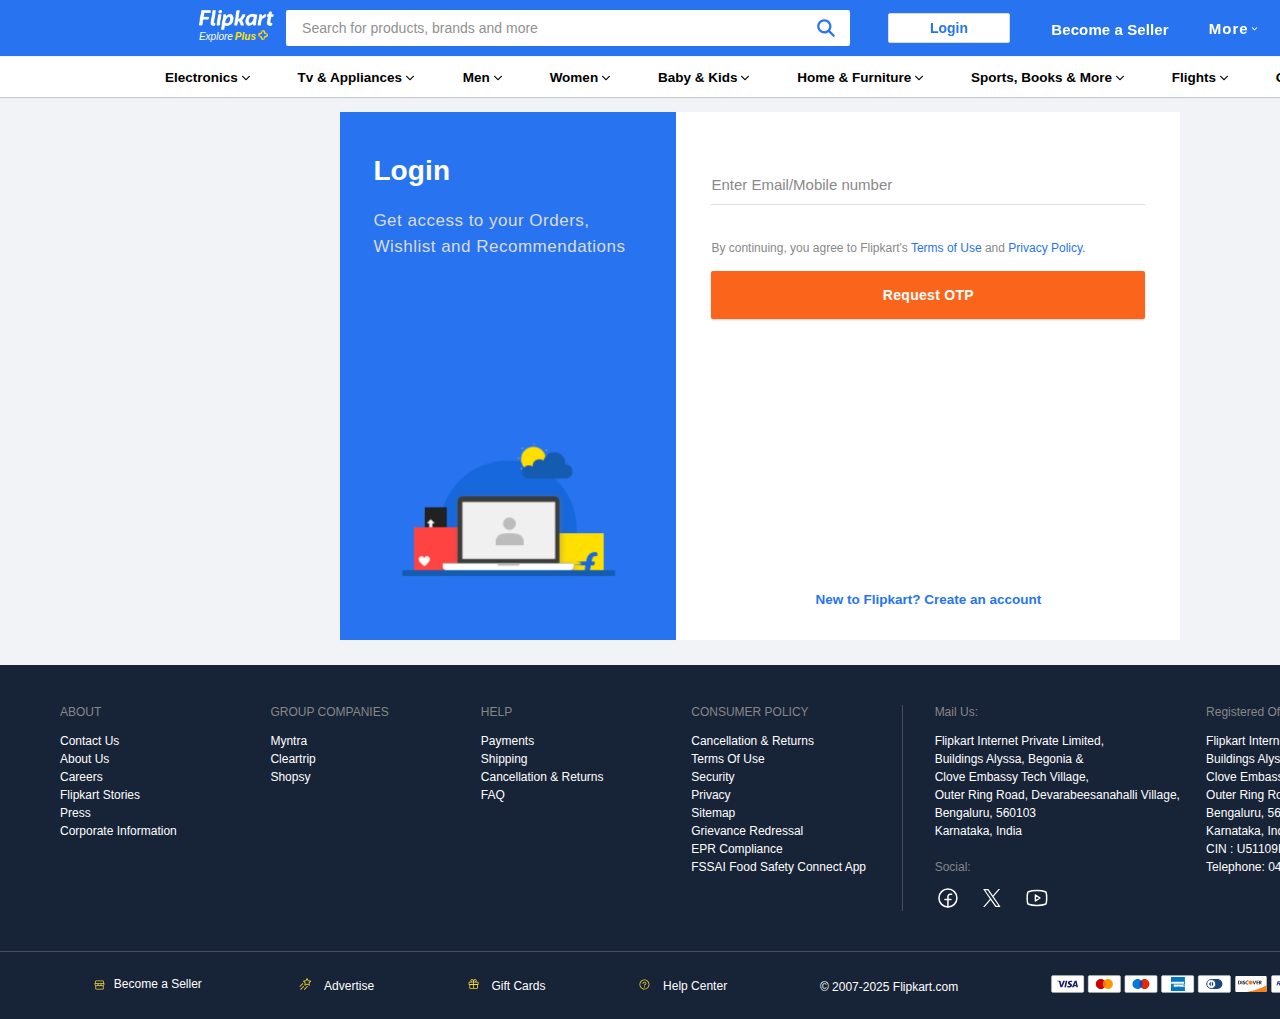
<file: login.html>
<!DOCTYPE html>
<html lang="en">

<head>
    <meta charset="UTF-8">
    <meta name="viewport" content="width=device-width, initial-scale=1.0">
    <title>Online Shopping, India, Books, Store, Flipkart</title>
    <link rel="shortcut icon" href="assets/images/navbar logos/img 7 favicon.png" type="image/x-icon">
    <link rel="stylesheet" href="assets/css/login.css">
</head>

<body>
    <header>
        <div class="headerbox1"></div>
        <div class="headerboxes">
            <div class="headerbox2">
                <div class="flipkartlogo">
                    <div class="logoimg"><img src="assets/images/login page/HEADER/img 1 flipkart.png" alt=""></div>
                    <div class="logotxt"><a href="#">Explore<span>Plus</span><img
                                src="assets/images/login page/HEADER/img 2 star.png" width="10px" height="10px"
                                alt=""></a></div>
                </div>
            </div>
            <div class="headerbox3">
                <div class="search">
                    <input type="text" title="Search for products, brands and more" name="" id=""
                        placeholder="Search for products, brands and more">
                </div>
                <div class="searchicon">
                    <button><img src="assets/images/login page/HEADER/img5 search.svg" width="22px" height="22px"
                            alt=""></button>
                </div>
            </div>
            <div class="headerbox4">
                <button class="loginbtn">Login</button>
            </div>
            <div class="headerbox5"><span>Become a Seller</span></div>
            <div class="headerbox6">
                <div class="morebtn">More</div>
                <div class="moreimg"><img src="assets/images/login page/HEADER/img 4 down arrow.svg" alt=""></div>
            </div>
            <div class="headerbox7">
                <div class="cartimg"><img src="assets/images/login page/HEADER/img 3 cart.svg" alt=""></div>
                <div class="cartbtn">Cart</div>
            </div>
        </div>
        <div class="headerbox1"></div>
    </header>
    <main>
        <section class="section1">
            <span>Electronics <img src="assets/images/navbar logos/arrow-down-sign-to-navigate.png" alt=""></span>
            <span>Tv & Appliances <img src="assets/images/navbar logos/arrow-down-sign-to-navigate.png" alt=""></span>
            <span class="mensection">Men <img src="assets/images/navbar logos/arrow-down-sign-to-navigate.png"
                    alt=""></span>
            <span>Women <img src="assets/images/navbar logos/arrow-down-sign-to-navigate.png" alt=""></span>
            <span>Baby & Kids <img src="assets/images/navbar logos/arrow-down-sign-to-navigate.png" alt=""></span>
            <span>Home & Furniture <img src="assets/images/navbar logos/arrow-down-sign-to-navigate.png" alt=""></span>
            <span>Sports, Books & More <img src="assets/images/navbar logos/arrow-down-sign-to-navigate.png"
                    alt=""></span>
            <span>Flights <img src="assets/images/navbar logos/arrow-down-sign-to-navigate.png" alt=""></span>
            <span>Offer Zone <img src="assets/images/navbar logos/arrow-down-sign-to-navigate.png" alt=""></span>
        </section>
        <section class="section2">
            <div class="section2box1"><span class="txt1">Login</span><span class="txt2">Get access to your Orders,
                    Wishlist and
                    Recommendations</span><img src="assets/images/login page/HEADER/img 6 loginlogo.png" alt="">
            </div>
            <div class="section2box2">
                <form action="">
                    <input type="text" name="" id="" placeholder="Enter Email/Mobile number">
                    <br><br>
                    <div class="formlinks">By continuing, you agree to Flipkart's <a href="">Terms of Use</a> and <a
                            href="">Privacy
                            Policy.</a></div>
                    <button>Request OTP</button>
                    <a class="newlink" href="">New to Flipkart? Create an account</a>
                </form>
            </div>
        </section>
        <footer>
            <section class="thirdsectionfooter">
                <div class="footerone">
                    <div class="footeronecontent">
                        <div class="foctxt">ABOUT</div>
                        <div class="foctxt1">
                            <ul>
                                <li><a href="#">Contact Us</a></li>
                                <li><a href="#">About Us</a></li>
                                <li><a href="#">Careers</a></li>
                                <li><a href="#">Flipkart Stories</a></li>
                                <li><a href="#">Press</a></li>
                                <li><a href="#">Corporate Information</a></li>
                            </ul>
                        </div>
                    </div>
                    <div class="footeronecontent">
                        <div class="foctxt">GROUP COMPANIES</div>
                        <div class="foctxt1">
                            <ul>
                                <li><a href="#">Myntra</a></li>
                                <li><a href="#">Cleartrip</a></li>
                                <li><a href="#">Shopsy</a></li>
                            </ul>
                        </div>
                    </div>
                    <div class="footeronecontent">
                        <div class="foctxt">HELP</div>
                        <div class="foctxt1">
                            <ul>
                                <li><a href="#">Payments</a></li>
                                <li><a href="#">Shipping</a></li>
                                <li><a href="#">Cancellation & Returns</a></li>
                                <li><a href="#">FAQ</a></li>
                            </ul>
                        </div>
                    </div>
                    <div class="footeronecontent">
                        <div class="foctxt">CONSUMER POLICY</div>
                        <div class="foctxt1">
                            <ul>
                                <li><a href="#">Cancellation & Returns</a></li>
                                <li><a href="#">Terms Of Use</a></li>
                                <li><a href="#">Security</a></li>
                                <li><a href="#">Privacy</a></li>
                                <li><a href="#">Sitemap</a></li>
                                <li><a href="#">Grievance Redressal</a></li>
                                <li><a href="#">EPR Compliance</a></li>
                                <li><a href="#">FSSAI Food Safety Connect App</a></li>
                            </ul>
                        </div>
                    </div>
                    <div class="footertwocontent1">
                        <div class="foctxt">Mail Us:</div>
                        <div class="foctxt1">
                            <ul>
                                <li><a href="#">Flipkart Internet Private Limited,</a></li>
                                <li><a href="#">Buildings Alyssa, Begonia &</a></li>
                                <li><a href="#">Clove Embassy Tech Village,</a></li>
                                <li><a href="#">Outer Ring Road, Devarabeesanahalli Village,</a></li>
                                <li><a href="#">Bengaluru, 560103</a></li>
                                <li><a href="#">Karnataka, India</a></li>
                            </ul>
                        </div>
                        <div class="sociallinks">
                            <div class="sociallinkstxt">Social:</div>
                            <div class="sociallinkslogo">
                                <ul>
                                    <li><a href=""><img src="assets/images/footer images/facebook.svg" alt=""></a></li>
                                    <li><a href=""><img src="assets/images/footer images/twitter.svg" alt=""></a></li>
                                    <li><a href=""><img src="assets/images/footer images/youtube.svg" alt=""></a></li>
                                </ul>
                            </div>
                        </div>
                    </div>
                    <div class="footertwocontent2">
                        <div class="foctxt">Registered Office Address:</div>
                        <div class="foctxt1">
                            <ul>
                                <li><a href="#">Flipkart Internet Private Limited,</a></li>
                                <li><a href="#">Buildings Alyssa, Begonia &</a></li>
                                <li><a href="#">Clove Embassy Tech Village,</a></li>
                                <li><a href="#">Outer Ring Road, Devarabeesanahalli Village,</a></li>
                                <li><a href="#">Bengaluru, 560103</a></li>
                                <li><a href="#">Karnataka, India</a></li>
                                <li><a href="#">CIN : U51109KA2012PTC066107</a></li>
                                <li><a href="#">Telephone: 044-45614700/044-67415800</a></li>
                            </ul>
                        </div>
                    </div>
                </div>
                <div class="footertwo">
                    <div class="footerflex">
                        <div><img src="assets/images/footer images/seller.svg" alt="" width="13px" height="12px"></div>
                        <span>Become a Seller</span>
                    </div>
                    <div class="footerflex2">
                        <div><img src="assets/images/footer images/advertise.svg" alt="" width="14px" height="14px">
                        </div>
                        <span>Advertise
                        </span>
                    </div>
                    <div class="footerflex3">
                        <div><img src="assets/images/footer images/gift cards.svg" alt="" width="13px" height="13px">
                        </div>
                        <span>Gift Cards</span>
                    </div>
                    <div class="footerflex4">
                        <div><img src="assets/images/footer images/help.svg" width="13px" height="13px" alt=""></div>
                        <span>Help Center</span>
                    </div>
                    <div class="footerflex1">
                        <span>© 2007-2025 Flipkart.com</span>
                    </div>

                    <div class="footerflex5">
                        <div><img src="assets/images/footer images/atmcards.svg" alt=""></div>
                    </div>
                </div>
            </section>
        </footer>
    </main>
</body>

</html>
</file>
<file: assets/css/style.css>
* {
    margin: 0;
    padding: 0;
    box-sizing: border-box;
    font-family: inter_semi_bold, fallback-inter_semi_bold, Arial, sans-serif;
}

html {
    height: 100%;
    width: 100%;
}

body::-webkit-scrollbar {
    display: none;
}

body {
    padding-top: 67px;
}

header {
    position: fixed;
    top: 0;
    width: 100%;
    height: 67.2px;
    background-color: white;
    padding: 12px 28px;
    display: flex;
    justify-content: space-around;
    font-family: inter_regular, fallback-inter_regular, Arial, sans-serif;

}


.logo {
    width: 949.05px;
    height: 43.2px;
    display: flex;
    justify-content: space-between;
    /* border: 1px solid black; */

}

.logo button {
    width: 44px;
    height: 40px;
    padding: 8px 8px 8px 12px;
}

.logo input {
    width: 709.5px;
    height: 40px;
}

.logo button {
    border: none;
    border-radius: 8px 0px 0px 8px;
}

.logo button {
    display: flex;
    justify-content: center;
    background-color: #f0f5ff;
}

.logo button img {
    width: 24px;
    height: 24px;

}

#logo {
    width: 159px;
    height: 39px;
    margin-right: 20px;

}

#search {
    display: flex;
    /* border: 2px solid black; */
    margin-top: 1.5px;
}

#search input {
    border: none;
    background-color: #f0f5ff;
    border-radius: 0px 8px 8px 0px;
    font-size: 112%;
    padding-top: 2px;
    outline: none;
}

.menubar {
    width: 530.95px;
    height: 41.6px;
    display: flex;
    align-items: center;
}

.menubar .profile {
    width: 151.06px;
    height: 41.06px;
    display: flex;
    justify-content: space-evenly;
    padding: 0px 20px;
}

.menubar .profile .profilechild {
    width: 111.06px;
    height: 41.6px;

    display: flex;
    align-items: center;
    margin-left: 2px;
    margin-top: 1px;
    letter-spacing: 0.5px;
}

.loginpage {
    text-decoration: none;
    color: black;
    display: flex;
    align-items: center;
}

.menubar .profile .profilechild:hover {
    background-color: #2a55e5;
    border: none;
    border-radius: 8px;
}

.menubar .profile .profilechild img {
    width: 24px;
    height: 24px;
    margin-right: 8px;
    margin-left: 5px;
}

#downarrow {
    width: 8px;
    height: 8px;
    margin-left: 11px;
    margin-bottom: 3px;
}

#downarrow:hover {
    transform: rotate(-180deg);
    transition-duration: 0.4s;
    transition-timing-function: ease-in-out;
}

#search input::placeholder {
    letter-spacing: 0.3px;

}

.cart .cartbox {
    display: flex;
    align-items: center;
    margin-left: 20px;
    margin-top: 2px;
    letter-spacing: 0.5px;
}

.cart div span {
    align-items: center;
    width: 32.44px;
}

.cartbox {
    width: 32px;
    height: 24px;

}

#cart {
    width: 24px;
    margin: 0px 8px 0px 0px;
}

.seller .bas {
    display: flex;
    align-items: center;
    margin-left: 73px;
    margin-top: 2px;
    letter-spacing: 0.2px;
}

#selling {
    width: 24px;
    height: 24px;
    margin-right: 8px;
}

.dots {
    width: 81.6px;
    height: 41.6px;
    display: flex;
    align-items: center;
    padding: 0px 20px;
    margin-top: 1px;
    margin-left: 1px;
    padding-left: 40px;
}

.dotsbox {
    width: 71.6px;
    height: 41.6px;
    padding-left: 39px;
    margin-left: 1px;
}

.dotsbox:hover {
    border: 1px solid #e0e0e0;
    background: #fafafa;
    border-radius: 8px;
}

.dots #dot3 {
    width: 24px;
    height: 24px;
    margin-left: -32px;
    margin-top: 8px;
}


body {
    background-color: #f2f2f2;
}

.frow {
    width: 1503.99px;
    height: 126px;
    background-color: white;
    margin: 8px 16px;
    display: flex;

}

.minutebox {
    width: 130px;
    height: 126px;
    display: flex;
    justify-content: space-around;
    align-items: center;
    margin-left: 128px;
    padding: 16px 16px 16px 24px;
}

.minutebox2 {
    width: 90px;
    height: 92.8px;

}

.minutebox .minuteboximg {
    width: 90px;
    height: 64px;
    display: flex;
    align-items: center;
    margin-left: 9px;
}

.frowtext {
    margin-left: 14px;
    margin-top: 11px;
}

.frowtext span {
    width: 90px;
    height: 16.8px;
    text-align: center;
    font-size: 15px;
    margin-top: 7px;
    font-weight: 520;
    text-align: center;
}

.mobilebox {
    width: 152.6px;
    height: 126px;
    display: flex;
    align-items: center;
    padding: 16px;
}

.mobilebox2 {
    height: 92.8px;
    width: 120.6px;
}

.mobileboximg img {
    margin-left: 24px;
}

.frowtext2 {
    width: 120.6px;
    height: 16.8px;
    margin-top: 8px;
}

.frowtext2 span {
    text-align: center;
    font-size: 15px;
}

/* fashion */
.fashionbox {
    width: 122px;
    height: 126px;
    display: flex;
    align-items: center;
    padding: 16px;
}

.fashionbox2 {
    height: 92.8px;
    width: 90px;
}

.fashionboximg img {
    margin-left: 8px;
}

.frowtext3 {
    width: 120.6px;
    height: 16.8px;
    margin-top: 8px;
}

.frowtext3 span {
    text-align: center;
    font-size: 15px;
    margin-left: 12px;
}

/* electronics */
.electronicbox {
    width: 123.49px;
    height: 126px;
    display: flex;
    align-items: center;
    padding: 16px;
}

.electronicbox2 {
    width: 91.49px;
    height: 92.8px;
}

.electronicboximg img {
    margin-left: 9px;
}

.frowtext4 {
    width: 91.49px;
    height: 16.8px;
    margin-top: 8px;
}

.frowtext4 span {
    text-align: center;
    font-size: 15px;
    margin-left: 5px;
}

/* furniture */
.furniturebox {
    width: 165.76px;
    height: 126px;
    display: flex;
    align-items: center;
    padding: 16px;
}

.furniturebox2 {
    width: 133.76px;
    height: 92.8px;
}

.furnitureboximg img {
    margin-left: 31px;
}

.frowtext5 {
    width: 133.76px;
    height: 16.8px;
    margin-top: 8px;
}

.frowtext5 span {
    text-align: center;
    font-size: 15px;
    margin-left: 14px;
}

/* tv */
.tvbox {
    width: 150.86px;
    height: 126px;
    display: flex;
    align-items: center;
    padding: 16px;
}

.tvbox2 {
    width: 118.86px;
    height: 92.8px;
}

.tvboximg img {
    margin-left: 23px;
}

.frowtext6 {
    width: 118.86px;
    height: 16.8px;
    margin-top: 8px;
    margin-left: 3px;
}

.frowtext6 span {
    text-align: center;
    font-size: 15px;
}

/* flight bookings */
.flightbox {
    width: 136.45px;
    height: 126px;
    display: flex;
    align-items: center;
    padding: 16px;
}

.flightbox2 {
    width: 104.45px;
    height: 92.8px;
}

.flightboximg img {
    margin-left: 17px;
}

.frowtext7 {
    width: 104.45px;
    height: 16.8px;
    margin-top: 8px;
    margin-left: -2px;
}

.frowtext7 span {
    text-align: center;
    font-size: 15px;
}

/* beauty and foor */
.beautybox {
    width: 144.84px;
    height: 126px;
    display: flex;
    align-items: center;
    padding: 16px;
}

.beautybox2 {
    width: 112.84px;
    height: 92.8px;
}

.beautyboximg img {
    margin-left: 21px;
}

.frowtext8 {
    width: 112.84px;
    height: 16.8px;
    margin-top: 8px;
    margin-left: 4px;
}

.frowtext8 span {
    text-align: center;
    font-size: 15px;
}

/* grocery */
.grocerybox {
    width: 130px;
    height: 126px;
    display: flex;
    align-items: center;
    padding: 16px;
}

.grocerybox2 {
    width: 90px;
    height: 92.8px;
}

.groceryboximg img {
    margin-left: 17px;
}

.frowtext9 {
    width: 90px;
    height: 16.8px;
    margin-top: 8px;
    margin-left: 22px;
}

.frowtext9 span {
    text-align: center;
    font-size: 15px;
}

.banner {
    width: 1503.99px;
    height: 249.48px;
    margin: 18px 16px 0px 16px;
}

.bannerimg img {
    width: 1503.99px;
    height: 249.48px;

}

.banner .btn {
    width: 40px;
    height: 88px;
    background-color: white;
    border: none;
    position: relative;
}

.leftbtn {
    border-radius: 0px 4px 4px 0px;
    left: 0px;
    bottom: 161px;
    box-shadow: 0 1px 4px rgba(0, 0, 0, .12);

}

.rightbtn {
    border-radius: 4px 0px 0px 4px;
    right: -1419.5px;
    bottom: 161px;
    box-shadow: 0 1px 4px rgba(0, 0, 0, .12);
}

.btn img {
    width: 10px;
}

.belowbanner {
    width: 1504px;
    height: 24px;
    background-color: white;
    margin-left: 16px;
}

.topdeals {
    width: 1250.66px;
    height: 62px;
    margin-top: 16px;
    background-color: white;
    padding: 16px;
}

.topdealstxt1 {
    width: 1218.66px;
    height: 30px;
}

.containertopdeals {
    width: 1250.66px;
    height: 256px;
    padding: 0px 0px 12px 4px;
    background-color: white;
    display: flex;

}

.projectorbox {
    width: 216px;
    height: 244px;

}

.projectorboximg {
    width: 200px;
    height: 228px;
    padding: 12px 24px;
}

.imgBox {
    width: 152px;
    height: 152px;
}

.imgBox img {
    width: 100%;
    height: 100%;
    object-fit: contain;
}

.imgBox img:hover {
    transform: scale(1.1);
    transition: all 0.3s ease-in-out;
}

.topdealstext1 {
    padding-top: 12px;
    width: 152px;
    height: 52px;
}

.topdealstext1 div {
    text-align: center;
}

.txt2 {
    padding-top: 2px;
    font-size: 14px;
    font-weight: 600;
}

.projectorboximg2 img {
    width: 152px;
    height: 152px;

}

.rightbtn2 {
    width: 10px;
    border-radius: 4px 0px 0px 4px;
    bottom: -70px;
    box-shadow: 0 1px 4px rgba(0, 0, 0, .12);
}

.btn2 img {
    width: 10px;

}

.btn2 {
    width: 40px;
    height: 88px;
    background-color: white;
    border: none;
    position: relative;

}

.thirdsection {
    display: flex;
}

.filghtbox2 {
    display: flex;
    justify-content: right;
    width: 237.33px;
    height: 364.46px;
    margin-left: 1250px;
}

.flightboximg2 img {
    width: 100%;
    height: 100%;
}

.thirdrow {
    display: flex;
    height: 348.46px;
}

.thirdrowimg {
    width: 237.33px;
    height: 364.46px;
    padding-bottom: 19px;
}

.thirdrowimg img {
    width: 107%;
    height: 100%;
    padding: 10px 0px 0px 16px;
}

.thirdrow1 {
    margin-left: 16px;
    width: 1250.66px;
    height: 348.46px;
    /* border: 2px solid black; */
}

.fourthrow {
    width: 1503.99px;
    height: 678.64px;
    margin-left: 16px;
    margin-top: 6px;
    display: flex;
    justify-content: space-between;
}

.fourthrow1 {
    /* border: 1px solid black; */
    height: 662.65px;
    width: 490.66px;
    background-color: white;
}

.fourthrow3 {
    /* border: 1px solid black; */
    width: 490.66px;
    height: 663.64px;
    padding-inline-start: 4px 0px;
}

.fourthrow3 img {
    width: 100%;
    height: 100%;
    object-fit: cover;
}

.fthrowtopdeals {
    display: flex;
    justify-content: space-between;
    align-items: center;
    width: 490.66px;
    height: 80px;
    padding: 16px;
}

.bluearrow {
    width: 24px;
    height: 24px;

}

.bluearrow img {
    margin-left: -4px;
    margin-top: 2px;
    width: 24px;
    height: 24px;
    background-color: rgb(42, 85, 229);
    border-radius: 50%;
    padding: 5px;
}

.row4thtxt1 {
    font-size: 22px;
    font-weight: 570;
}

.row4thcontents {
    width: 490.66px;
    height: 582.65px;
    /* border: 2px solid black; */
    padding: 0px 12px 4px 12px;
    flex-wrap: wrap;
    display: flex;
    justify-content: space-between;
}

.row4thinside {

    width: 233.33px;
    height: 289.33px;
    display: flex;
    justify-content: center;
    background-color: #fff;
}

.row4thinsidechild {

    width: 233.33px;
    height: 289.33px;
    padding-bottom: 12px;
    /* border: 2px solid red; */
    display: flex;
    justify-content: center;
}

.row4thinsidechild1 {
    border: 1px solid #ebebeb;
    border-radius: 4px;
    background-color: #fff;
    width: 223.73px;
    height: 281.33px;
    padding: 12px 12px 0px 12px;
}

.row4thimgbox {
    width: 199.73px;
    height: 191.73px;
    padding: 8px 8px 0px 8px;
}

.row4thimgbox img {
    width: 100%;
    height: 100%;
    object-fit: contain;
}

.row4thimgbox img:hover {
    transform: scale(1.1);
    transition: all 0.3s ease-in-out;
}

.row4thboxtxt {
    width: 199.73px;
    height: 64px;
    padding-top: 16px;
}

.row4thboxtxt1 {
    font-size: 18px;
    height: 24px;
    font-family: inter_regular, fallback-inter_regular, Arial, sans-serif;
}

.row4thboxtxt2 {
    font-size: 14px;
    color: #108934;
    font-size: 17px;
    font-weight: bold;
    height: 24px;
    font-family: inter_regular, fallback-inter_regular, Arial, sans-serif;
}

footer {
    width: 1536px;
    height: 2909.2px;
    margin-top: 25px;
    color: #666;

}

.firstsectionfooter {
    width: 1536px;
    height: 618px;
    padding: 25px;

    color: #565656;
    line-height: 18px;
}

.content1st {
    width: 1486px;
    height: 52px;
    margin-top: 14px;
    padding: 14px 0px;
    font-weight: bold;
    font-size: 17px;
}

.content2nd {
    width: 1486px;
    height: 93px;
    margin: 4px 0px;
    font-size: 13px;
    display: flex;
    align-items: center;
}

.content3rd {
    width: 1486px;
    height: 39px;
    margin: 4px 0px;
    font-size: 13px;
    display: flex;
    align-items: center;
}

.content4th {
    width: 1486px;
    height: 21px;
    margin: 4px 0px;
    font-size: 13px;
    display: flex;
    align-items: center;
}

.content6th {
    width: 1486px;
    height: 57px;
    margin: 4px 0px;
    font-size: 13px;
    display: flex;
    align-items: center;
}

.secondsectionfooter {
    width: 1536px;
    height: 1936px;
    padding: 30px;
    color: #878787;
    font-size: 13px;
    line-height: 18px;
}

.secondsectionfooter h1 {
    width: 1476px;
    height: 16px;
    margin-bottom: 10px;
    font-size: 16px;
    color: #878787;
}

.thirdsectionfooter {
    width: 1536px;
    height: 354.4px;
    background-color: #212121;
}

.footerone {
    width: 1536px;
    height: 245.6px;
    padding: 40px 60px 0px 60px;
    display: flex;
    justify-content: space-between;
}

.footeronecontent {
    width: 193.44px;
    height: 205.6px;
}

.foctxt {
    margin-bottom: 12px;
    color: #878787;
    font-size: 12px;
}

.foctxt1 ul li {
    list-style: none;
}

.foctxt1 ul li a {
    text-decoration: none;
    color: white;
    font-size: 12px;
    font-weight: 500;
}

.footertwocontent1 {
    width: 287.51px;
    padding-left: 32px;
    display: flex;
    flex-direction: column;
    border-left: 1px solid #454d5e;
}

.footertwocontent2 {
    width: 254.71px;
}

.sociallinkstxt {
    margin-bottom: 12px;
    color: #878787;
    font-size: 12px;
    margin-top: 21px;
}

.sociallinkslogo {
    width: 254.71px;
    height: 27.2px;
}

.sociallinkslogo ul {
    display: flex;

}

.sociallinkslogo ul li {
    list-style: none;
    margin-right: 20px;
}

.footertwo {
    width: 100%;
    height: 68.8px;
    margin-top: 40px;
    padding: 25px 0px;
    border-top: 1px solid #454d5e;
    display: flex;
    justify-content: space-evenly;
    align-items: center;
}

.footerflex {
    width: 112.39px;
    height: 18px;
    display: flex;
    color: white;
    justify-content: space-between;
}

.footerflex span {
    display: flex;
    width: 91.39px;
    height: 15.2px;
    font-size: 12px;
    align-items: center;
}

.footerflex1 span {
    width: 149.99px;
    height: 16px;
    font-size: 12px;
    align-items: center;
    color: white;
}

.footerflex2 {
    display: flex;
    width: 76.18px;
    height: 18px;
    font-size: 12px;
    justify-content: space-between;
    align-items: center;
    color: white;
}

.footerflex3 {
    display: flex;
    width: 78.51px;
    height: 18px;
    font-size: 12px;
    justify-content: space-between;
    align-items: center;
    color: white;
}

.footerflex4 {
    display: flex;
    width: 88.96px;
    height: 18px;
    font-size: 12px;
    justify-content: space-between;
    align-items: center;
    color: white;
}
</file>
<file: assets/css/login.css>
* {
    margin: 0;
    padding: 0;
    box-sizing: border-box;
    font-family: Inter, -apple-system, Helvetica, Arial, sans-serif;
}

body {
    width: 100%;
    background-color: #f1f3f6;
}

html {
    width: 1520.8px;
}

/* body::-webkit-scrollbar {
    display: none;
} */
/* Styling header part */
header {
    width: 100%;
    height: 56px;
    /* border: 1px solid black; */
    background-color: #2874f0;
    position: sticky;
    display: flex;
    justify-content: space-between;
    top: 0px;
    bottom: 56px;
}

/* Divs indside header */

.headerbox1 {
    width: 124px;
    height: 56px;
}

.headerboxes {
    width: 1248px;
    height: 56px;
    /* border: 1px solid black; */
    margin: 0px 12.4px;
    display: flex;
}

.headerbox2 {
    width: 137.56px;
    height: 56px;
    display: flex;
    justify-content: right;
    align-items: center;
}

.flipkartlogo {
    width: 75px;
    height: 56px;
    display: flex;
    flex-direction: column;
    align-items: center;
    margin-top: 19px;
}

.logoimg {
    width: 75px;
    height: 20.11px;
}

.logoimg img {
    width: 100%;
    height: 100%;
}

.logotxt {
    width: 75px;
    height: 15.4px;
    display: flex;
    font-style: italic;
}

.logotxt a {
    text-decoration: none;
    color: white;
    font-size: 10px;
    font-weight: 500;
}

.logotxt a span {

    color: #ffe500;
    font-weight: 600;
    margin-right: 2px;
    margin-left: 2px;
}

.headerbox3 {
    width: 581.64px;
    height: 56px;
    /* border: 1px solid black; */
    display: flex;
    align-items: center;
    justify-content: space-around;
}

.search input {
    width: 521.67px;
    height: 36px;
    padding: 0px 16px;
    border: none;
    margin-left: 12px;
    border-radius: 2px 0px 0px 2px;
    background-color: white;
    outline: none;
    color: #919191;
    font-size: 14px;
    display: flex;
}

.search input::placeholder {
    color: #919191;
    font-size: 14px;


}

.searchicon button {
    width: 42.33px;
    height: 36px;
    background-color: white;
    border: none;
    margin-right: 5px;
    border-radius: 0px 2px 2px 0px;
}

.searchicon button img {
    width: 22px;
    height: 22px;
    margin-top: 2px;
    margin-right: 6px;
}

.headerbox4 {
    width: 122.74px;
    height: 56px;
    display: flex;
    align-items: center;
    justify-content: center;
    margin-left: 32px;

}

.loginbtn {
    width: 122.74px;
    height: 30px;
    color: #2874f0;
    font-size: 14px;
    font-weight: 550;
    border: none;
    background-color: #fff;
    border: 1px solid #dbdbdb;
    border-radius: 2px;
}

.headerbox5 {
    width: 119.54px;
    height: 56px;
    display: flex;
    justify-content: center;
    align-items: center;
    margin-left: 41px;
    margin-top: 3px;
}

.headerbox5 span {
    width: 119.54px;
    height: 20px;
    color: #fff;
    letter-spacing: .1px;
    font-size: 15px;
    font-weight: 600;
}

.headerbox6 {
    width: 51.08px;
    height: 56px;
    display: flex;
    justify-content: space-between;
    align-items: center;
    margin-left: 37px;
}

.morebtn {
    margin-left: 1px;
    width: 38.38px;
    height: 20px;
    color: #fff;
    font-size: 15px;
    letter-spacing: 1px;
    font-weight: 600;
    margin-top: 4px;
}

.moreimg {
    width: 12px;
    margin-left: 3px;
}


.headerbox7 {
    width: 64.01px;
    height: 56px;

    display: flex;
    justify-content: space-between;
    align-items: center;
    margin-left: 44px;
    margin-top: 1px;
}

.cartimg {
    width: 25px;
    height: 20px;

}

.cartimg img {
    width: 100%;
    height: 100%;
}

.cartbtn {
    margin-top: 1px;
    width: 32.1px;
    height: 20px;
    color: #fff;
    font-size: 15px;
    font-weight: 600;
    margin-top: 3px;
}

.section1 {
    width: 100%;
    height: 40px;
    background-color: #ffffff;
    margin-top: 1px;
    box-shadow: 0 1px 1px 0 rgba(0, 0, 0, .16);
    display: flex;
    align-items: center;
    justify-content: center;
    gap: 48px;
}

.section1 span {
    font-size: 13.5px;
    font-weight: 600;
}

.section1 img {
    width: 8px;
}


.mensection {
    margin-left: 1px;
}


.section2 {
    width: 100%;
    height: 528px;
    background-color: #f1f3f6;
    margin-top: 1px;
    display: flex;
    justify-content: center;
    margin-top: 15px;
    margin-bottom: 25px;

}

.section2box1 {
    width: 336px;
    height: 528px;
    background-color: #2874f0;
    padding: 40px 33px;
    display: flex;
    flex-direction: column;
}

.section2box2 {
    width: 504px;
    height: 528px;
    background-color: #ffffff;
    display: flex;
    flex-direction: column;
    padding: 56px 35px 16px 35px;
}

.section2box1 .txt1 {
    font-size: 28px;
    color: white;
    font-weight: 600;
    margin-top: 3px;
    letter-spacing: 0.1px;
}

.section2box1 .txt2 {
    margin-top: 21px;
    font-size: 17px;
    color: #dbdbdb;
    font-weight: 500;
    letter-spacing: 0.5px;
    line-height: 26px;
}

.section2box1 img {
    width: 233px;
    margin: 159px 0px 0px 24px;
}

.section2box2 form {
    display: flex;
    flex-direction: column;
}

form input {
    padding: 8px 10px 10px 0px;
    width: 434px;
    height: 37.2px;
    border: none;
    border-bottom: 1px solid #e0e0e0;
    outline: none;
    color: #000;
}

form input::placeholder {
    font-size: 15px;
    color: #898989;
}

.formlinks {
    width: 434px;
    height: 16.8px;
    font-size: 12px;
    color: #898989;
}

.formlinks a {
    text-decoration: none;
    color: #2874f0;
}

form button {
    width: 434px;
    height: 48px;
    background-color: #fb641b;
    color: white;
    font-size: 14px;
    font-weight: bold;
    letter-spacing: 0.3px;
    border: none;
    box-shadow: 0 1px 2px 0 rgba(0, 0, 0, .2);
    border-radius: 2px;
    margin-top: 13px;
    padding: 10px 20px;
}

.newlink {
    text-decoration: none;
    color: #2874f0;
    font-size: 13.5px;
    text-align: center;
    margin-top: 273px;
    font-weight: 600;
}

/* footer section */
.thirdsectionfooter {
    width: 100%;
    height: 354.4px;
    background-color: #172337;
}

.footerone {
    width: 100%;
    height: 245.6px;
    padding: 40px 60px 0px 60px;
    display: flex;
    justify-content: space-between;
}

.footeronecontent {
    width: 193.44px;
    height: 205.6px;
}

.foctxt {
    margin-bottom: 12px;
    color: #878787;
    font-size: 12px;
}

.foctxt1 ul li {
    list-style: none;
}

.foctxt1 ul li a {
    text-decoration: none;
    color: white;
    font-size: 12px;
    font-weight: 500;
}

.footertwocontent1 {
    width: 287.51px;
    padding-left: 32px;
    display: flex;
    flex-direction: column;
    border-left: 1px solid #454d5e;
}

.footertwocontent2 {
    width: 254.71px;
}

.sociallinkstxt {
    margin-bottom: 12px;
    color: #878787;
    font-size: 12px;
    margin-top: 21px;
}

.sociallinkslogo {
    width: 254.71px;
    height: 27.2px;
}

.sociallinkslogo ul {
    display: flex;

}

.sociallinkslogo ul li {
    list-style: none;
    margin-right: 20px;
}

.footertwo {
    width: 100%;
    height: 68.8px;
    margin-top: 40px;
    padding: 25px 0px;
    border-top: 1px solid #454d5e;
    display: flex;
    justify-content: space-evenly;
    align-items: center;
}

.footerflex {
    width: 112.39px;
    height: 18px;
    display: flex;
    color: white;
    justify-content: space-between;
}

.footerflex span {
    display: flex;
    width: 91.39px;
    height: 15.2px;
    font-size: 12px;
    align-items: center;
}

.footerflex1 span {
    width: 149.99px;
    height: 16px;
    font-size: 12px;
    align-items: center;
    color: white;
}

.footerflex2 {
    display: flex;
    width: 76.18px;
    height: 18px;
    font-size: 12px;
    justify-content: space-between;
    align-items: center;
    color: white;
}

.footerflex3 {
    display: flex;
    width: 78.51px;
    height: 18px;
    font-size: 12px;
    justify-content: space-between;
    align-items: center;
    color: white;
}

.footerflex4 {
    display: flex;
    width: 88.96px;
    height: 18px;
    font-size: 12px;
    justify-content: space-between;
    align-items: center;
    color: white;
}
</file>
